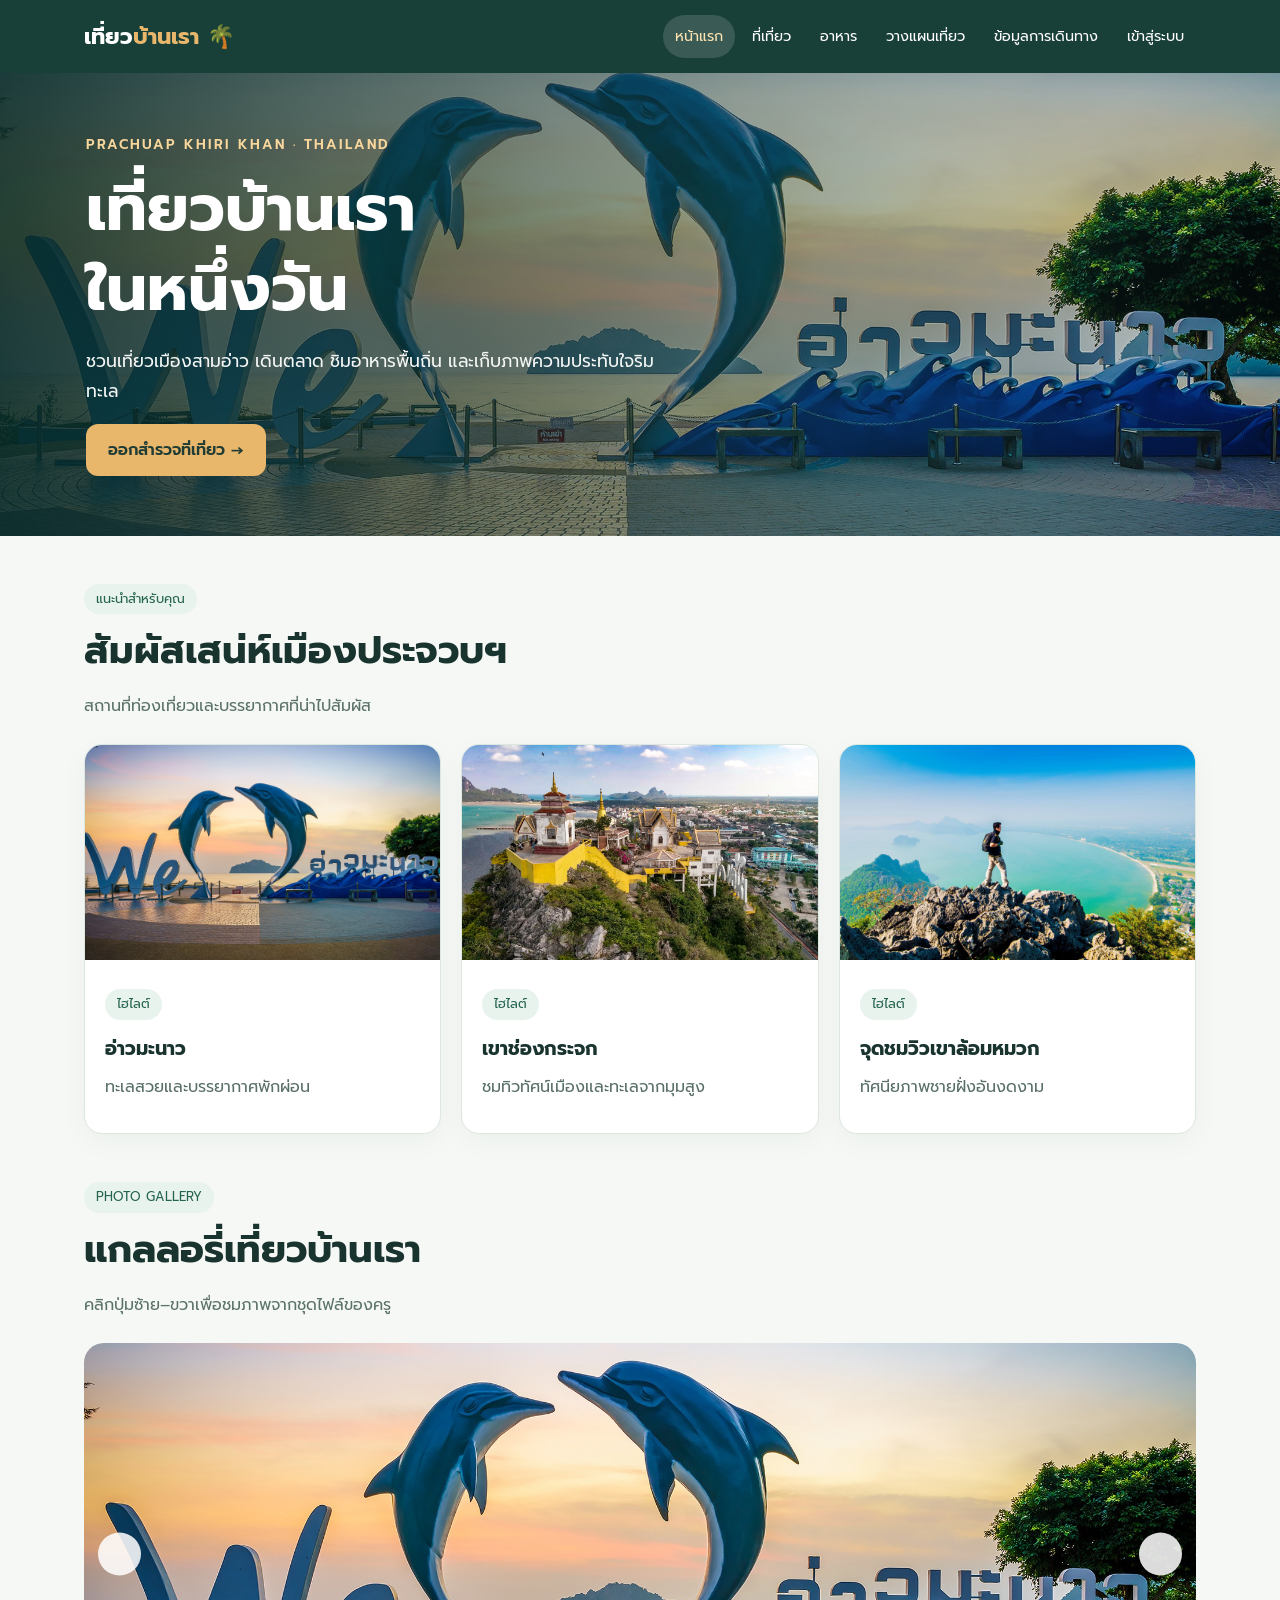
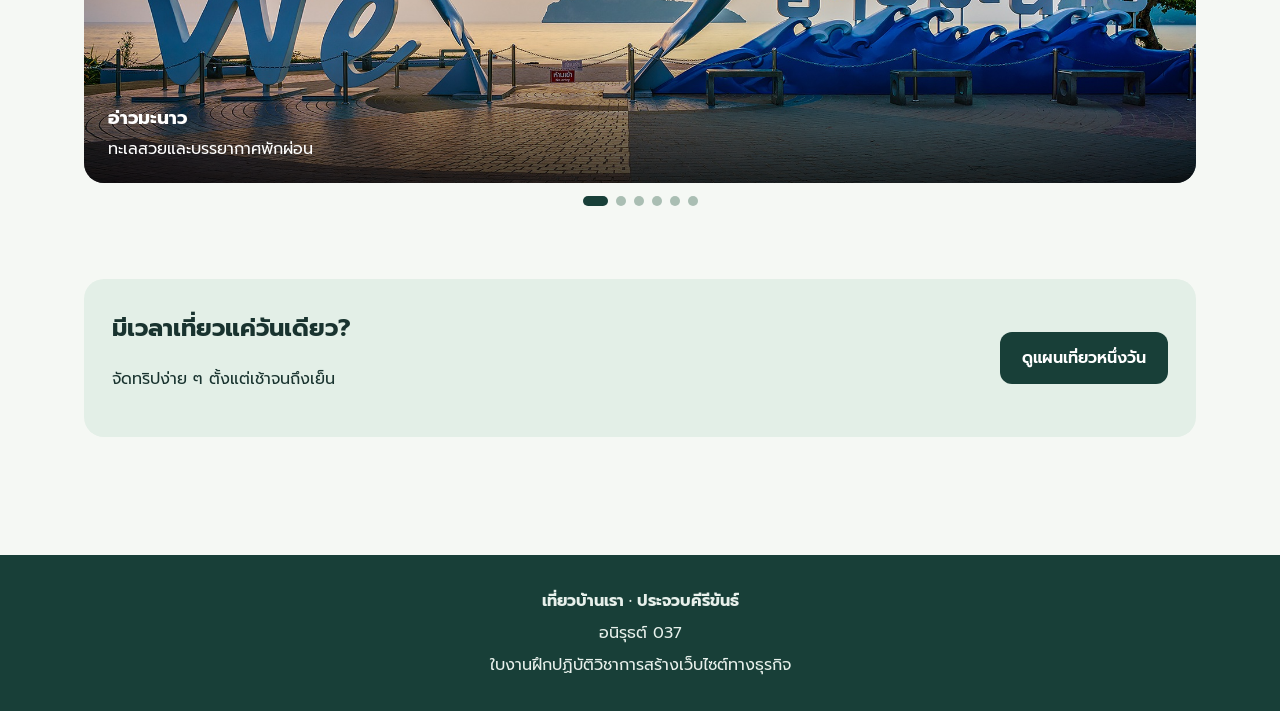
<file: index.html>
<!doctype html>
<html lang="th">
<head>
<meta charset="utf-8">
<meta name="viewport" content="width=device-width, initial-scale=1">
<meta name="description" content="เที่ยวบ้านเรา แนะนำที่เที่ยว อาหาร และแผนเดินทางในจังหวัดประจวบคีรีขันธ์">
<title>หน้าแรก | เที่ยวบ้านเรา</title>
<link rel="stylesheet" href="style.css">
</head><body><header><div class="head">
<a class="logo" href="index.html">เที่ยว<span>บ้านเรา</span> 🌴</a>
<nav aria-label="เมนูหลัก"><a href="index.html" aria-current="page">หน้าแรก</a>
<a href="places.html">ที่เที่ยว</a><a href="food.html">อาหาร</a>
<a href="plan.html">วางแผนเที่ยว</a><a href="travel.html">ข้อมูลการเดินทาง</a>
<a href="login.html">เข้าสู่ระบบ</a></nav></div></header><section class="hero">
<div class="hero-inner">
<div class="eyebrow">PRACHUAP KHIRI KHAN · THAILAND</div>
<h1>เที่ยวบ้านเรา<br>ในหนึ่งวัน</h1>
<p>ชวนเที่ยวเมืองสามอ่าว เดินตลาด ชิมอาหารพื้นถิ่น และเก็บภาพความประทับใจริมทะเล</p>
<a class="btn gold" href="places.html">ออกสำรวจที่เที่ยว →</a>
</div>
</section>
<main class="wrap">
<section class="section-head">
<span class="pill">แนะนำสำหรับคุณ</span>
<h2>สัมผัสเสน่ห์เมืองประจวบฯ</h2>
<p class="muted">สถานที่ท่องเที่ยวและบรรยากาศที่น่าไปสัมผัส</p>
</section><div class="grid"><article class="card">
<img src="images/aomanow.jpg" alt="อ่าวมะนาว" loading="lazy">
<div class="card-body">
<span class="pill">ไฮไลต์</span>
<h2>อ่าวมะนาว</h2>
<p>ทะเลสวยและบรรยากาศพักผ่อน</p>
</div>
</article>
<article class="card">
<img src="images/Kaow.jpg" alt="เขาช่องกระจก" loading="lazy"><div class="card-body">
<span class="pill">ไฮไลต์</span>
<h2>เขาช่องกระจก</h2>
<p>ชมทิวทัศน์เมืองและทะเลจากมุมสูง</p>
</div>
</article>
<article class="card">
<img src="images/KLM.jpg" alt="จุดชมวิวเขาล้อมหมวก" loading="lazy"><div class="card-body">
<span class="pill">ไฮไลต์</span>
<h2>จุดชมวิวเขาล้อมหมวก</h2>
<p>ทัศนียภาพชายฝั่งอันงดงาม</p>
</div>
</article>
</div>
<section class="wrap" style="padding-left:0;padding-right:0">
<div class="section-head">
<span class="pill">PHOTO GALLERY</span>
<h2>แกลลอรี่เที่ยวบ้านเรา</h2>
<p class="muted">คลิกปุ่มซ้าย–ขวาเพื่อชมภาพจากชุดไฟล์ของครู</p>
</div><div class="gallery" aria-label="แกลลอรี่รูปภาพ">
<img id="slide-photo" src="images/aomanow.jpg" alt="อ่าวมะนาว">
<div class="shade">
<h3 id="slide-title">อ่าวมะนาว</h3>
<div id="slide-desc">ทะเลสวยและบรรยากาศพักผ่อน</div>
</div><button id="prev" class="prev" aria-label="ภาพก่อนหน้า">
</button><button id="next" class="next" aria-label="ภาพถัดไป">
</button>
</div><div class="dots" id="gallery-dots" aria-label="เลือกภาพ">
</div></section><div class="banner">
<div><h2>มีเวลาเที่ยวแค่วันเดียว?</h2>
<p>จัดทริปง่าย ๆ ตั้งแต่เช้าจนถึงเย็น</p>
</div>
<a class="btn" href="plan.html">ดูแผนเที่ยวหนึ่งวัน</a>
</div>
</main>
<footer><p><strong>เที่ยวบ้านเรา · ประจวบคีรีขันธ์</strong></p>
<p>อนิรุธต์ 037</p><p>ใบงานฝึกปฏิบัติวิชาการสร้างเว็บไซต์ทางธุรกิจ</p>
</footer><script>const slides=[{src:'images/aomanow.jpg',title:'อ่าวมะนาว',desc:'ทะเลสวยและบรรยากาศพักผ่อน'},{src:'images/Kaow.jpg',title:'เขาช่องกระจก',desc:'ชมทิวทัศน์เมืองและทะเลจากมุมสูง'},{src:'images/KLM.jpg',title:'จุดชมวิวเขาล้อมหมวก',desc:'ทัศนียภาพชายฝั่งอันงดงาม'},{src:'images/lukmuang.jpg',title:'ศาลหลักเมือง',desc:'สถานที่สำคัญคู่เมืองประจวบคีรีขันธ์'},{src:'images/market1.jpg',title:'ตลาดและของฝาก',desc:'เลือกซื้อสินค้าพื้นถิ่น'},{src:'images/sapanpla.jpg',title:'สะพานสราญวิถี',desc:'เดินเล่นริมทะเลช่วงเย็น'}];let current=0;const photo=document.getElementById('slide-photo'),title=document.getElementById('slide-title'),desc=document.getElementById('slide-desc'),dots=document.getElementById('gallery-dots');function show(n){current=(n+slides.length)%slides.length;const s=slides[current];photo.src=s.src;photo.alt=s.title;title.textContent=s.title;desc.textContent=s.desc;dots.innerHTML='';slides.forEach((_,i)=>{const b=document.createElement('button');b.type='button';b.setAttribute('aria-label','แสดงภาพที่ '+(i+1));b.className=i===current?'active':'';b.addEventListener('click',()=>show(i));dots.appendChild(b)})}document.getElementById('prev').addEventListener('click',()=>show(current-1));document.getElementById('next').addEventListener('click',()=>show(current+1));show(0);
</script>
</body>
</html>
</file>
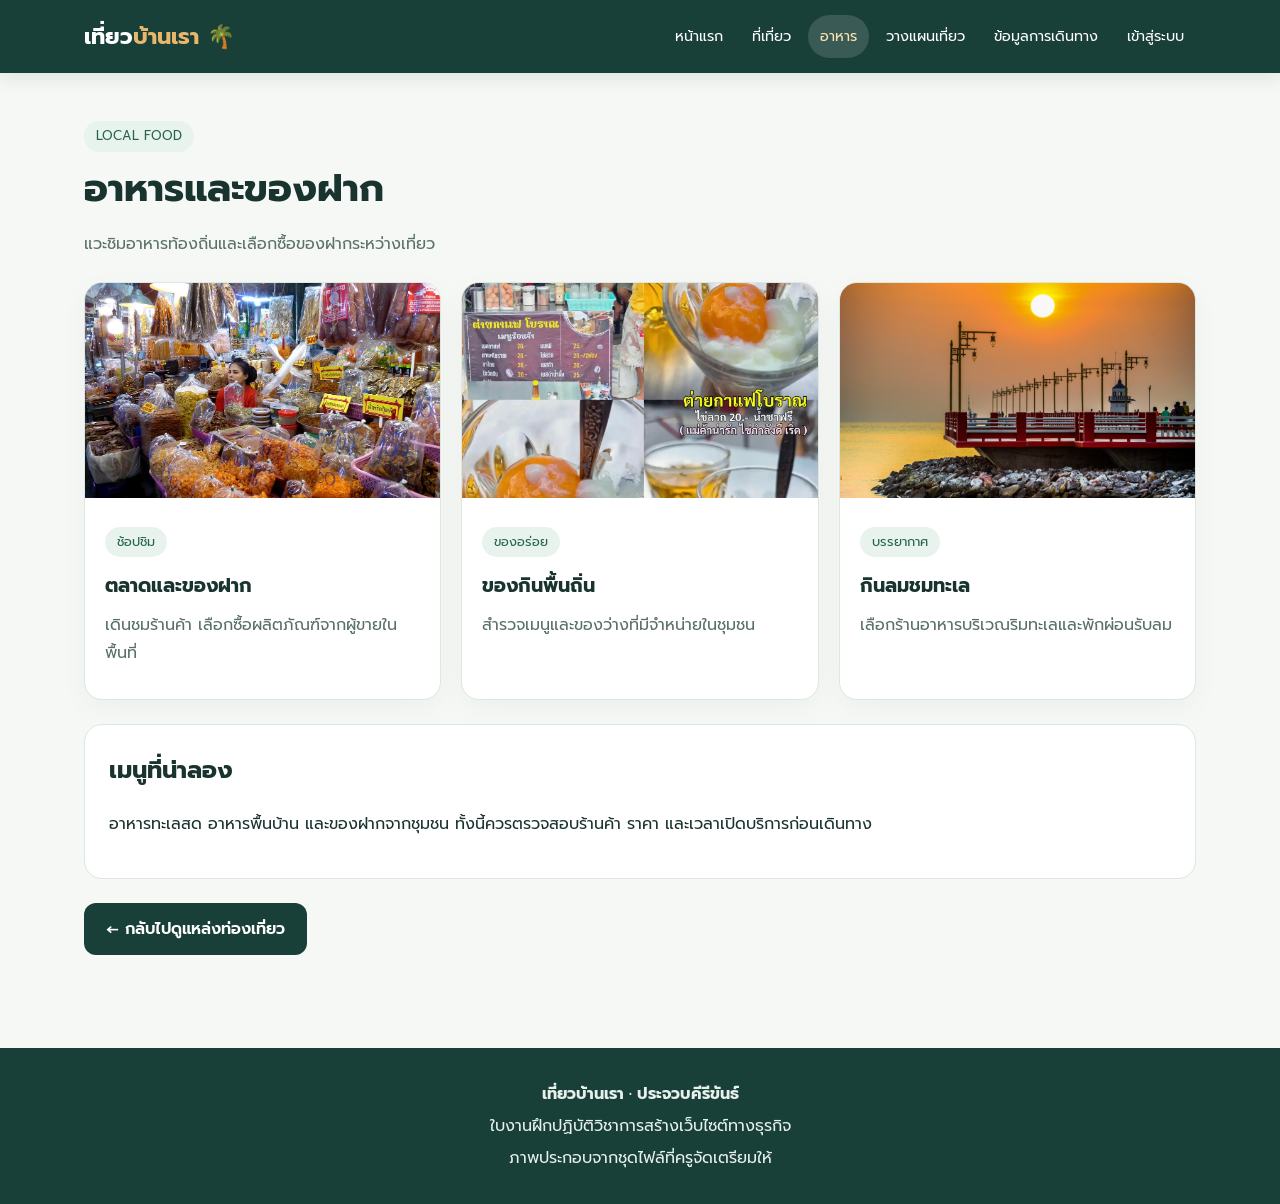
<file: food.html>
<!doctype html>
<html lang="th">
<head>
<meta charset="utf-8">
<meta name="viewport" content="width=device-width, initial-scale=1">
<meta name="description" content="เที่ยวบ้านเรา แนะนำที่เที่ยว อาหาร และแผนเดินทางในจังหวัดประจวบคีรีขันธ์">
<title>อาหาร | เที่ยวบ้านเรา</title>
<link rel="stylesheet" href="style.css">
</head>
<body>
<header>
<div class="head">
<a class="logo" href="index.html">เที่ยว<span>บ้านเรา</span> 🌴</a>
<nav aria-label="เมนูหลัก">
<a href="index.html">หน้าแรก</a>
<a href="places.html">ที่เที่ยว</a>
<a href="food.html" aria-current="page">อาหาร</a>
<a href="plan.html">วางแผนเที่ยว</a>
<a href="travel.html">ข้อมูลการเดินทาง</a>
<a href="login.html">เข้าสู่ระบบ</a>
</nav>
</div>
</header>
<main class="wrap">
<div class="section-head">
<span class="pill">LOCAL FOOD</span>
<h1>อาหารและของฝาก</h1>
<p class="muted">แวะชิมอาหารท้องถิ่นและเลือกซื้อของฝากระหว่างเที่ยว</p>
</div>
<div class="grid">
<article class="card">
<img src="images/market1.jpg" alt="ตลาดและของฝาก" loading="lazy">
<div class="card-body">
<span class="pill">ช้อปชิม</span>
<h2>ตลาดและของฝาก</h2>
<p>เดินชมร้านค้า เลือกซื้อผลิตภัณฑ์จากผู้ขายในพื้นที่</p>
</div>
</article>
<article class="card">
<img src="images/pic2.png" alt="ของกินพื้นถิ่น" loading="lazy">
<div class="card-body">
<span class="pill">ของอร่อย</span>
<h2>ของกินพื้นถิ่น</h2>
<p>สำรวจเมนูและของว่างที่มีจำหน่ายในชุมชน</p>
</div>
</article>
<article class="card">
<img src="images/sapanpla.jpg" alt="กินลมชมทะเล" loading="lazy">
<div class="card-body">
<span class="pill">บรรยากาศ</span>
<h2>กินลมชมทะเล</h2>
<p>เลือกร้านอาหารบริเวณริมทะเลและพักผ่อนรับลม</p>
</div>
</article>
</div>
<div class="info" style="margin-top:24px">
<h2>เมนูที่น่าลอง</h2>
<p>อาหารทะเลสด อาหารพื้นบ้าน และของฝากจากชุมชน ทั้งนี้ควรตรวจสอบร้านค้า ราคา และเวลาเปิดบริการก่อนเดินทาง</p>
</div>
<a class="btn back" href="places.html">← กลับไปดูแหล่งท่องเที่ยว</a>
</main>
<footer>
<p><strong>เที่ยวบ้านเรา · ประจวบคีรีขันธ์</strong></p>
<p>ใบงานฝึกปฏิบัติวิชาการสร้างเว็บไซต์ทางธุรกิจ</p>
<p>ภาพประกอบจากชุดไฟล์ที่ครูจัดเตรียมให้</p>
</footer>
</body>
</html>
</file>
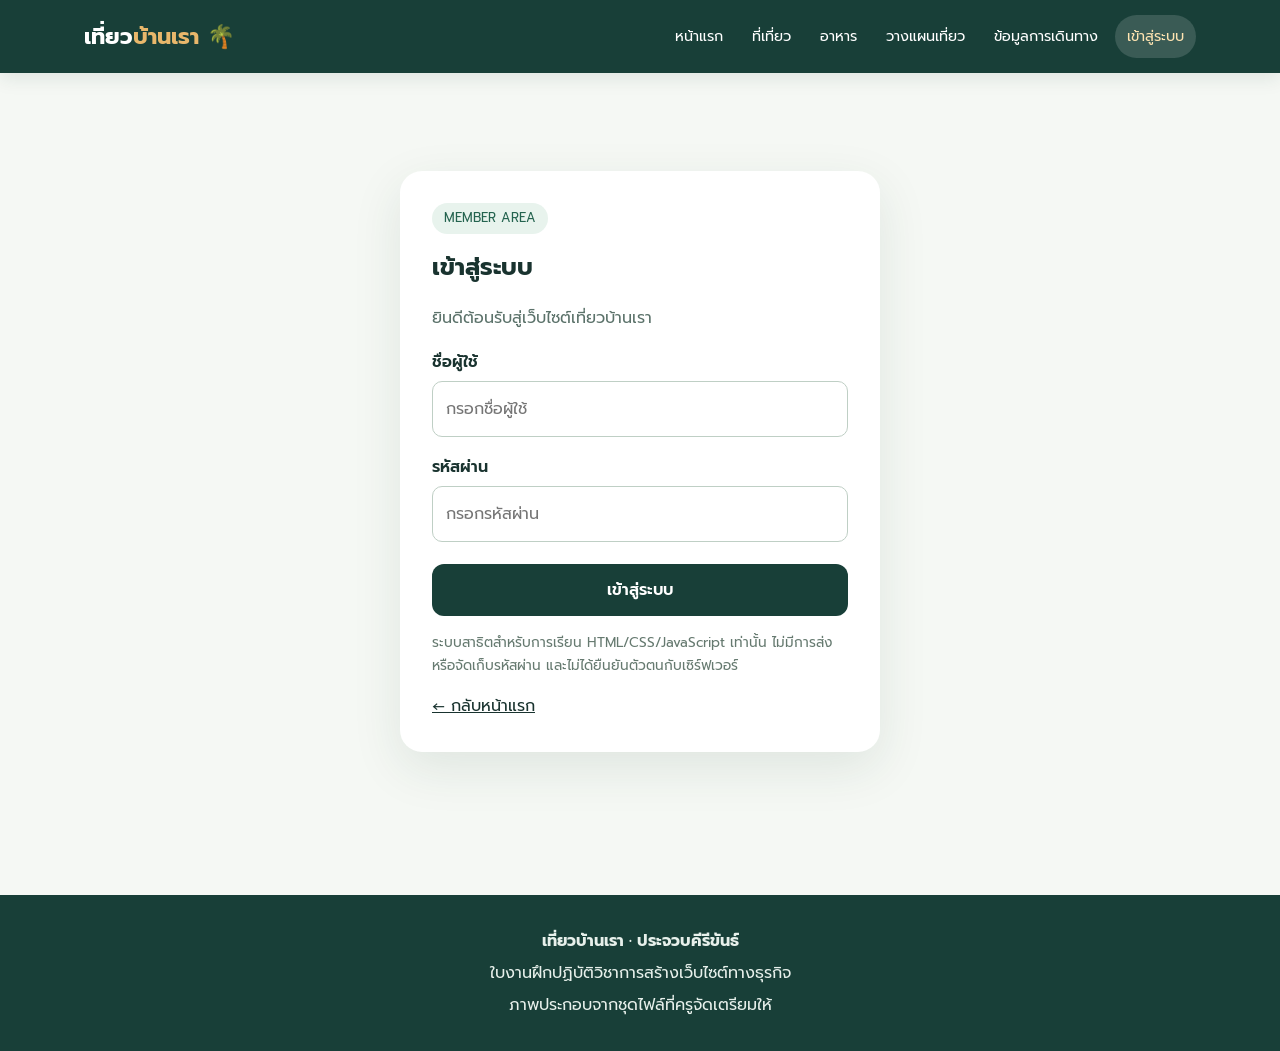
<file: login.html>
<!doctype html>
<html lang="th">
<head>
<meta charset="utf-8">
<meta name="viewport" content="width=device-width, initial-scale=1">
<meta name="description" content="เที่ยวบ้านเรา แนะนำที่เที่ยว อาหาร และแผนเดินทางในจังหวัดประจวบคีรีขันธ์">
<title>เข้าสู่ระบบ | เที่ยวบ้านเรา</title>
<link rel="stylesheet" href="style.css"></head><body><header><div class="head">
<a class="logo" href="index.html">เที่ยว<span>บ้านเรา</span> 🌴</a>
<nav aria-label="เมนูหลัก"><a href="index.html">หน้าแรก</a>
<a href="places.html">ที่เที่ยว</a><a href="food.html">อาหาร</a>
<a href="plan.html">วางแผนเที่ยว</a><a href="travel.html">ข้อมูลการเดินทาง</a>
<a href="login.html" aria-current="page">เข้าสู่ระบบ</a>
</nav>
</div>
</header>
<main class="wrap">
<section class="formbox">
<span class="pill">MEMBER AREA</span>
<h1>เข้าสู่ระบบ</h1>
<p class="muted">ยินดีต้อนรับสู่เว็บไซต์เที่ยวบ้านเรา</p>
<form id="login-form"><label class="field" for="username">ชื่อผู้ใช้</label>
<input id="username" name="username" autocomplete="username" placeholder="กรอกชื่อผู้ใช้" required minlength="3">
<label class="field" for="password">รหัสผ่าน</label><input id="password" name="password" type="password" autocomplete="current-password" placeholder="กรอกรหัสผ่าน" required minlength="4"><button class="btn" type="submit">เข้าสู่ระบบ</button>
<div id="feedback" class="feedback" role="status" aria-live="polite">
</div>
</form>
<p class="notice">ระบบสาธิตสำหรับการเรียน HTML/CSS/JavaScript เท่านั้น ไม่มีการส่งหรือจัดเก็บรหัสผ่าน และไม่ได้ยืนยันตัวตนกับเซิร์ฟเวอร์</p>
<a href="index.html">← กลับหน้าแรก</a>
</section>
</main>
<footer>
<p><strong>เที่ยวบ้านเรา · ประจวบคีรีขันธ์</strong></p><p>ใบงานฝึกปฏิบัติวิชาการสร้างเว็บไซต์ทางธุรกิจ</p><p>ภาพประกอบจากชุดไฟล์ที่ครูจัดเตรียมให้</p>
</footer>
<script>document.getElementById('login-form').addEventListener('submit',function(e){e.preventDefault();const name=document.getElementById('username').value.trim();const pass=document.getElementById('password').value;const out=document.getElementById('feedback');if(name.length<3||pass.length<4){out.textContent='กรุณากรอกชื่อผู้ใช้อย่างน้อย 3 ตัวอักษร และรหัสผ่านอย่างน้อย 4 ตัวอักษร';out.className='feedback error';return;}out.textContent='ทดลองส่งแบบฟอร์มสำเร็จ (โหมดสาธิต — ยังไม่ได้เข้าสู่ระบบจริง)';out.className='feedback ok';document.getElementById('password').value='';});
</script>
</body>
</html>
</file>
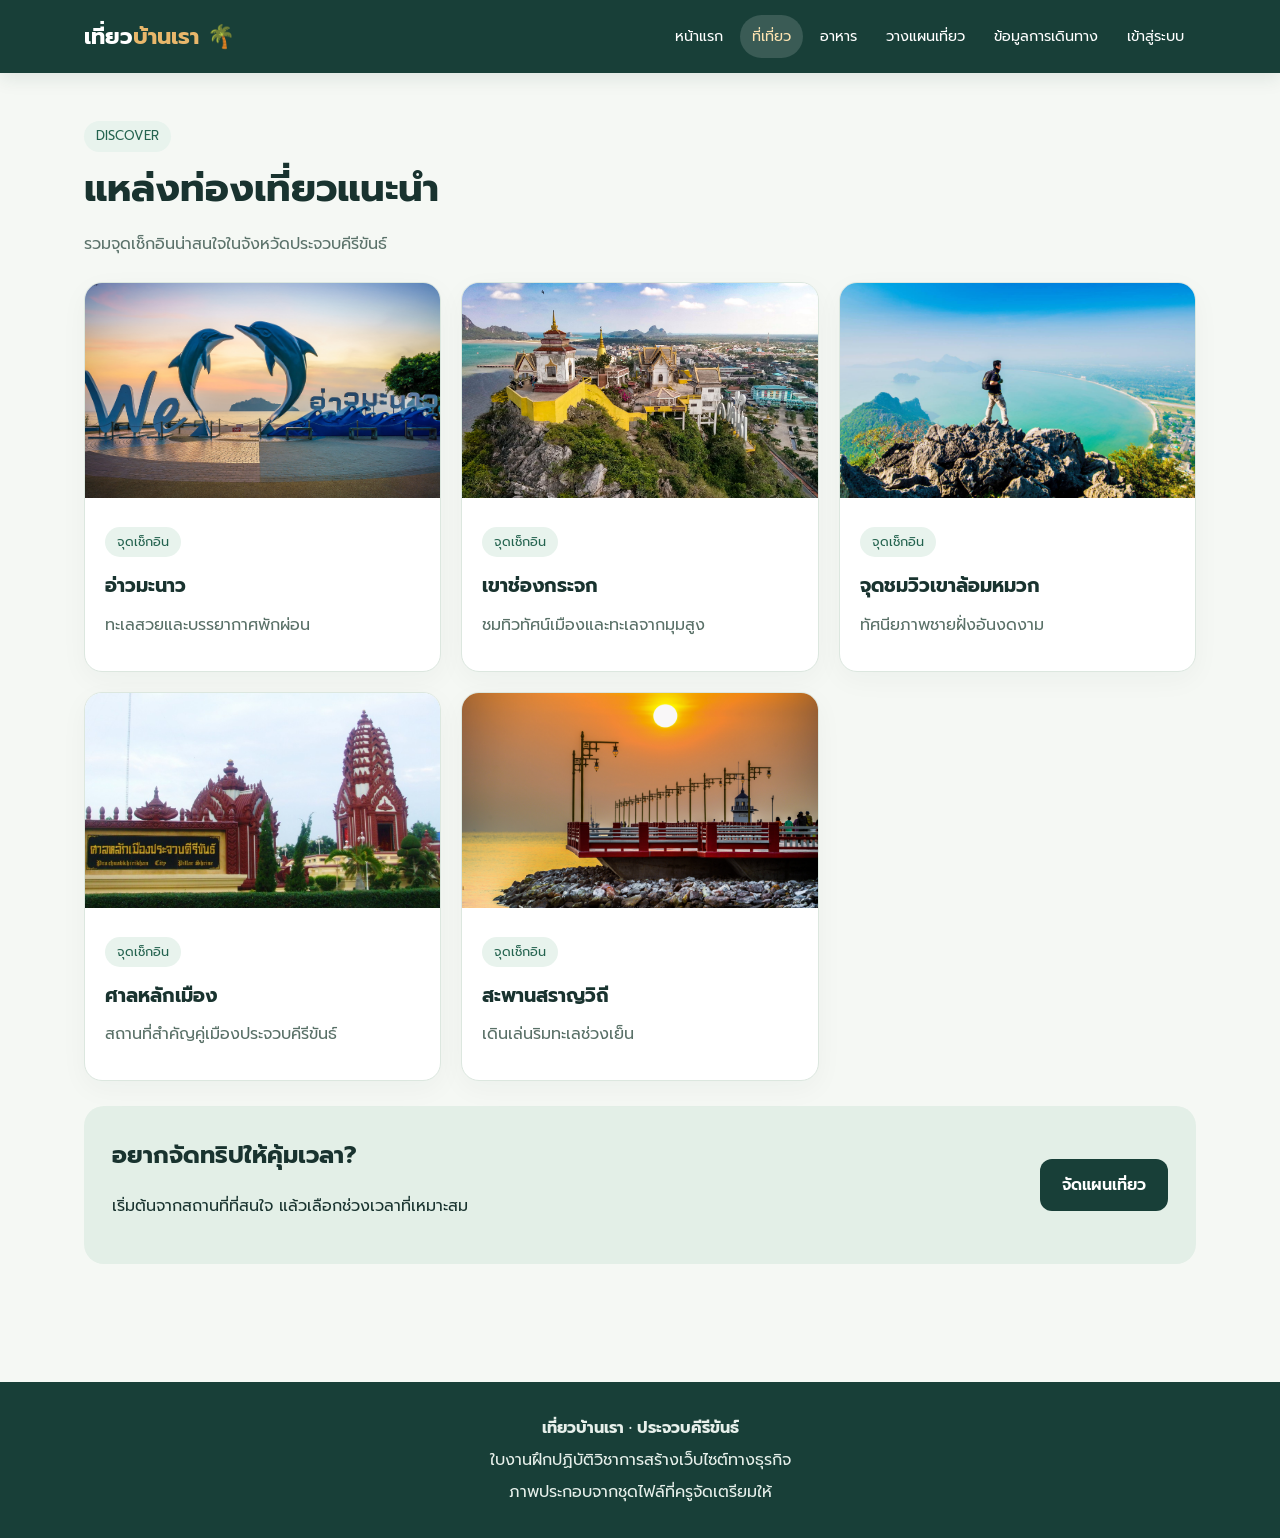
<file: places.html>
<!doctype html>
<html lang="th">
<head>
<meta charset="utf-8">
<meta name="viewport" content="width=device-width, initial-scale=1">
<meta name="description" content="เที่ยวบ้านเรา แนะนำที่เที่ยว อาหาร และแผนเดินทางในจังหวัดประจวบคีรีขันธ์"><title>ที่เที่ยว | เที่ยวบ้านเรา</title><link rel="stylesheet" href="style.css"></head><body><header><div class="head">
<a class="logo" href="index.html">เที่ยว<span>บ้านเรา</span> 🌴</a>
<nav aria-label="เมนูหลัก">
<a href="index.html">หน้าแรก</a><a href="places.html" aria-current="page">ที่เที่ยว</a>
<a href="food.html">อาหาร</a>
<a href="plan.html">วางแผนเที่ยว</a>
<a href="travel.html">ข้อมูลการเดินทาง</a>
<a href="login.html">เข้าสู่ระบบ</a>
</nav>
</div>
</header>
<main class="wrap"><div class="section-head"><span class="pill">DISCOVER</span>
<h1>แหล่งท่องเที่ยวแนะนำ</h1>
<p class="muted">รวมจุดเช็กอินน่าสนใจในจังหวัดประจวบคีรีขันธ์</p>
</div>
<div class="grid">
<article class="card">
<img src="images/aomanow.jpg" alt="อ่าวมะนาว" loading="lazy">
<div class="card-body"><span class="pill">จุดเช็กอิน</span>
<h2>อ่าวมะนาว</h2>
<p>ทะเลสวยและบรรยากาศพักผ่อน</p>
</div>
</article>
<article class="card">
<img src="images/Kaow.jpg" alt="เขาช่องกระจก" loading="lazy">
<div class="card-body">
<span class="pill">จุดเช็กอิน</span>
<h2>เขาช่องกระจก</h2>
<p>ชมทิวทัศน์เมืองและทะเลจากมุมสูง</p>
</div>
</article>
<article class="card">
<img src="images/KLM.jpg" alt="จุดชมวิวเขาล้อมหมวก" loading="lazy">
<div class="card-body">
<span class="pill">จุดเช็กอิน</span>
<h2>จุดชมวิวเขาล้อมหมวก</h2>
<p>ทัศนียภาพชายฝั่งอันงดงาม</p>
</div>
</article>
<article class="card">
<img src="images/lukmuang.jpg" alt="ศาลหลักเมือง" loading="lazy">
<div class="card-body">
<span class="pill">จุดเช็กอิน</span>
<h2>ศาลหลักเมือง</h2>
<p>สถานที่สำคัญคู่เมืองประจวบคีรีขันธ์</p>
</div>
</article>
<article class="card">
<img src="images/sapanpla.jpg" alt="สะพานสราญวิถี" loading="lazy">
<div class="card-body">
<span class="pill">จุดเช็กอิน</span>
<h2>สะพานสราญวิถี</h2>
<p>เดินเล่นริมทะเลช่วงเย็น</p>
</div>
</article>
</div>
<div class="banner">
<div>
<h2>อยากจัดทริปให้คุ้มเวลา?</h2>
<p>เริ่มต้นจากสถานที่ที่สนใจ แล้วเลือกช่วงเวลาที่เหมาะสม</p>
</div>
<a class="btn" href="plan.html">จัดแผนเที่ยว</a>
</div>
</main>
<footer>
<p>
<strong>เที่ยวบ้านเรา · ประจวบคีรีขันธ์</strong>
</p>
<p>ใบงานฝึกปฏิบัติวิชาการสร้างเว็บไซต์ทางธุรกิจ</p>
<p>ภาพประกอบจากชุดไฟล์ที่ครูจัดเตรียมให้</p>
</footer>
</body>
</html>
</file>
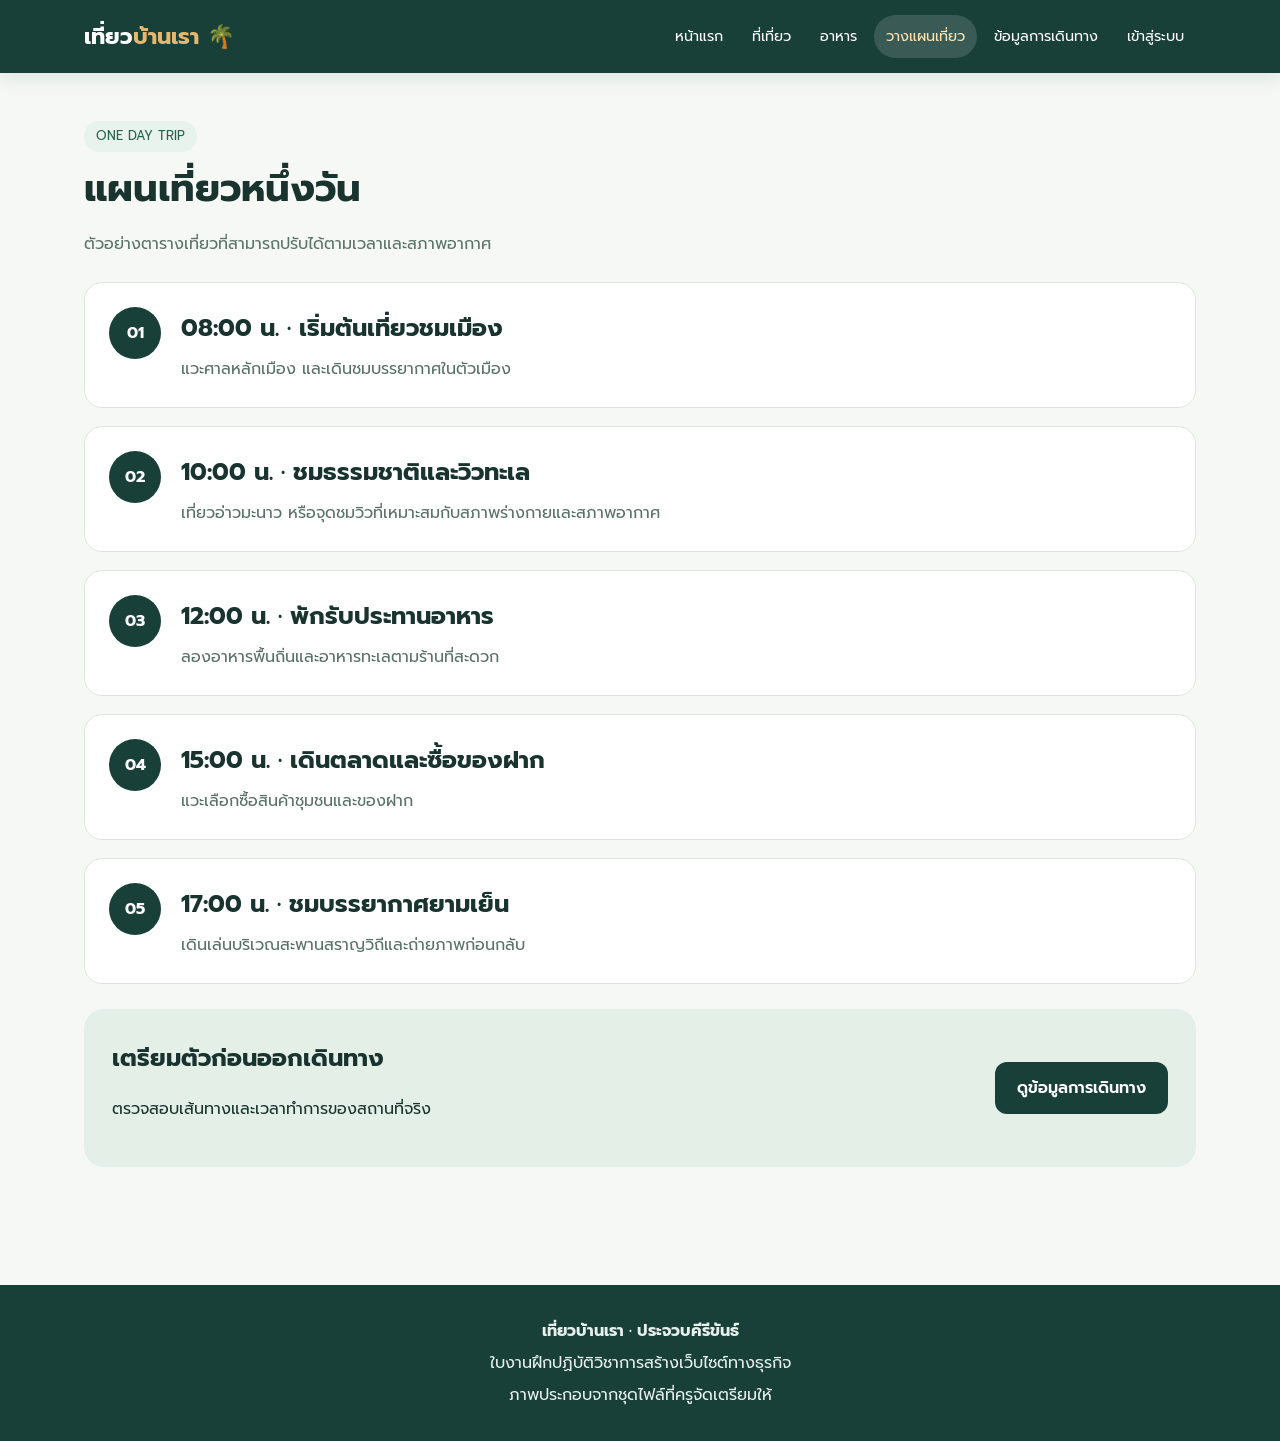
<file: plan.html>
<!doctype html>
<html lang="th">
<head><meta charset="utf-8">
<meta name="viewport" content="width=device-width, initial-scale=1">
<meta name="description" content="เที่ยวบ้านเรา แนะนำที่เที่ยว อาหาร และแผนเดินทางในจังหวัดประจวบคีรีขันธ์">
<title>วางแผนเที่ยว | เที่ยวบ้านเรา</title>
<link rel="stylesheet" href="style.css">
</head>
<body>
<header>
<div class="head">
<a class="logo" href="index.html">เที่ยว<span>บ้านเรา</span> 🌴</a>
<nav aria-label="เมนูหลัก"><a href="index.html">หน้าแรก</a>
<a href="places.html">ที่เที่ยว</a><a href="food.html">อาหาร</a>
<a href="plan.html" aria-current="page">วางแผนเที่ยว</a><a href="travel.html">ข้อมูลการเดินทาง</a>
<a href="login.html">เข้าสู่ระบบ</a></nav></div></header><main class="wrap">
<div class="section-head">
<span class="pill">ONE DAY TRIP</span>
<h1>แผนเที่ยวหนึ่งวัน</h1>
<p class="muted">ตัวอย่างตารางเที่ยวที่สามารถปรับได้ตามเวลาและสภาพอากาศ</p>
</div>
<div class="timeline">
<div class="step">
<span class="num">01</span>
<div>
<h2>08:00 น. · เริ่มต้นเที่ยวชมเมือง</h2>
<p>แวะศาลหลักเมือง และเดินชมบรรยากาศในตัวเมือง</p>
</div>
</div>
<div class="step">
<span class="num">02</span>
<div><h2>10:00 น. · ชมธรรมชาติและวิวทะเล</h2>
<p>เที่ยวอ่าวมะนาว หรือจุดชมวิวที่เหมาะสมกับสภาพร่างกายและสภาพอากาศ</p>
</div>
</div>
<div class="step">
<span class="num">03</span>
<div>
<h2>12:00 น. · พักรับประทานอาหาร</h2>
<p>ลองอาหารพื้นถิ่นและอาหารทะเลตามร้านที่สะดวก</p>
</div>
</div>
<div class="step">
<span class="num">04</span>
<div>
<h2>15:00 น. · เดินตลาดและซื้อของฝาก</h2>
<p>แวะเลือกซื้อสินค้าชุมชนและของฝาก</p>
</div>
</div>
<div class="step">
<span class="num">05</span>
<div>
<h2>17:00 น. · ชมบรรยากาศยามเย็น</h2>
<p>เดินเล่นบริเวณสะพานสราญวิถีและถ่ายภาพก่อนกลับ</p>
</div>
</div>
</div>
<div class="banner">
<div>
<h2>เตรียมตัวก่อนออกเดินทาง</h2>
<p>ตรวจสอบเส้นทางและเวลาทำการของสถานที่จริง</p>
</div>
<a class="btn" href="travel.html">ดูข้อมูลการเดินทาง</a>
</div>
</main>
<footer>
<p><strong>เที่ยวบ้านเรา · ประจวบคีรีขันธ์</strong></p>
<p>ใบงานฝึกปฏิบัติวิชาการสร้างเว็บไซต์ทางธุรกิจ</p>
<p>ภาพประกอบจากชุดไฟล์ที่ครูจัดเตรียมให้</p>
</footer>
</body>
</html>
</file>
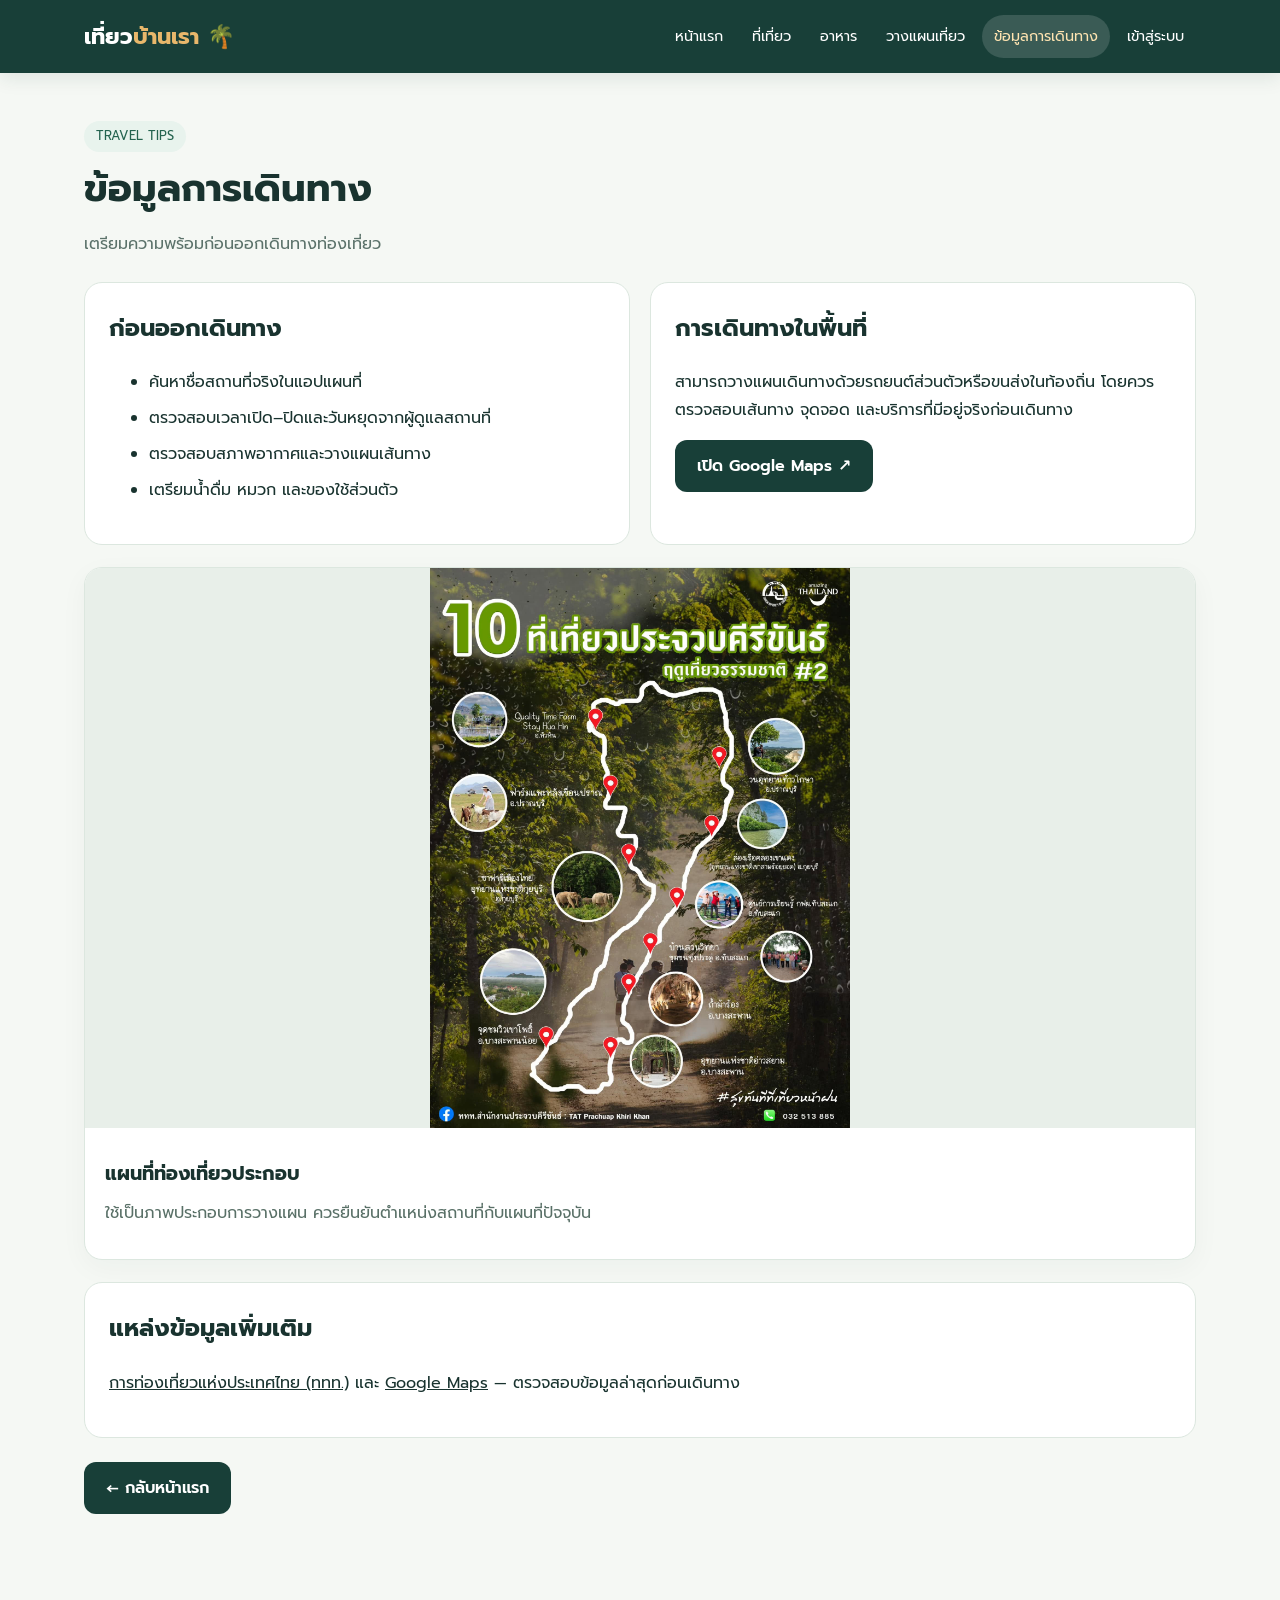
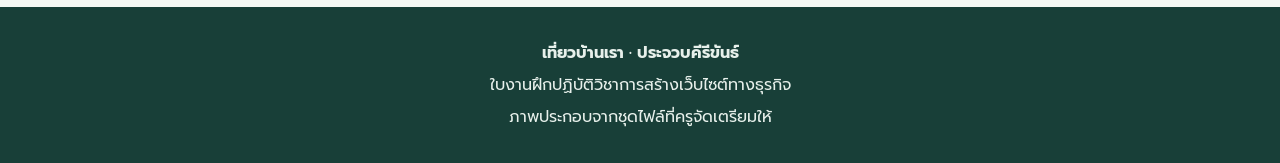
<file: travel.html>
<!doctype html>
<html lang="th">
<head>
<meta charset="utf-8">
<meta name="viewport" content="width=device-width, initial-scale=1">
<meta name="description" content="เที่ยวบ้านเรา แนะนำที่เที่ยว อาหาร และแผนเดินทางในจังหวัดประจวบคีรีขันธ์">
<title>ข้อมูลการเดินทาง | เที่ยวบ้านเรา</title>
<link rel="stylesheet" href="style.css">
</head><body>
<header>
<div class="head"><a class="logo" href="index.html">เที่ยว<span>บ้านเรา</span> 🌴</a>
<nav aria-label="เมนูหลัก">
<a href="index.html">หน้าแรก</a>
<a href="places.html">ที่เที่ยว</a>
<a href="food.html">อาหาร</a><a href="plan.html">วางแผนเที่ยว</a>
<a href="travel.html" aria-current="page">ข้อมูลการเดินทาง</a><a href="login.html">เข้าสู่ระบบ</a>
</nav>
</div>
</header>
<main class="wrap">
<div class="section-head">
<span class="pill">TRAVEL TIPS</span><h1>ข้อมูลการเดินทาง</h1>
<p class="muted">เตรียมความพร้อมก่อนออกเดินทางท่องเที่ยว</p>
</div>
<div class="two">
<section class="info">
<h2>ก่อนออกเดินทาง</h2>
<ul>
<li>ค้นหาชื่อสถานที่จริงในแอปแผนที่</li>
<li>ตรวจสอบเวลาเปิด–ปิดและวันหยุดจากผู้ดูแลสถานที่</li>
<li>ตรวจสอบสภาพอากาศและวางแผนเส้นทาง</li>
<li>เตรียมน้ำดื่ม หมวก และของใช้ส่วนตัว</li>
</ul></section><section class="info">
<h2>การเดินทางในพื้นที่</h2>
<p>สามารถวางแผนเดินทางด้วยรถยนต์ส่วนตัวหรือขนส่งในท้องถิ่น โดยควรตรวจสอบเส้นทาง จุดจอด และบริการที่มีอยู่จริงก่อนเดินทาง</p><a class="btn" href="https://www.google.com/maps/search/?api=1&query=%E0%B8%9B%E0%B8%A3%E0%B8%B0%E0%B8%88%E0%B8%A7%E0%B8%9A%E0%B8%84%E0%B8%B5%E0%B8%A3%E0%B8%B5%E0%B8%82%E0%B8%B1%E0%B8%99%E0%B8%98%E0%B9%8C" target="_blank" rel="noopener noreferrer">เปิด Google Maps ↗</a></section></div><section class="card" style="margin-top:22px"><img src="images/maptravel.jpg" alt="ภาพแผนที่ท่องเที่ยวจากไฟล์ที่ครูให้" style="width:100%;height:auto;max-height:560px;object-fit:contain;background:#e8efe9"><div class="card-body"><h2>แผนที่ท่องเที่ยวประกอบ</h2><p>ใช้เป็นภาพประกอบการวางแผน ควรยืนยันตำแหน่งสถานที่กับแผนที่ปัจจุบัน</p></div></section><div class="info" style="margin-top:22px"><h2>แหล่งข้อมูลเพิ่มเติม</h2><p><a href="https://www.tourismthailand.org/" target="_blank" rel="noopener noreferrer">การท่องเที่ยวแห่งประเทศไทย (ททท.)</a> และ <a href="https://www.google.com/maps" target="_blank" rel="noopener noreferrer">Google Maps</a> — ตรวจสอบข้อมูลล่าสุดก่อนเดินทาง</p>
</div>
<a class="btn back" href="index.html">← กลับหน้าแรก</a>
</main>
<footer>
<p><strong>เที่ยวบ้านเรา · ประจวบคีรีขันธ์</strong></p>
<p>ใบงานฝึกปฏิบัติวิชาการสร้างเว็บไซต์ทางธุรกิจ</p>
<p>ภาพประกอบจากชุดไฟล์ที่ครูจัดเตรียมให้</p>
</footer>
</body>
</html>
</file>
<file: style.css>
@import url('https://fonts.googleapis.com/css2?family=Prompt:wght@400;500;600;700&display=swap');
:root{--green:#183f38;--mint:#d8eee4;--cream:#f5f8f4;--gold:#e8b76b;--ink:#19332f}*{box-sizing:border-box}html{scroll-behavior:smooth}body{margin:0;background:var(--cream);color:var(--ink);font-family:Prompt,system-ui,sans-serif;line-height:1.75}a{color:inherit}header{background:var(--green);color:white;position:sticky;top:0;z-index:10;box-shadow:0 5px 18px #153e351a}.head{max-width:1160px;margin:auto;display:flex;align-items:center;justify-content:space-between;gap:20px;padding:15px 24px}.logo{font-size:1.4rem;font-weight:700;text-decoration:none;white-space:nowrap}.logo span{color:var(--gold)}nav{display:flex;flex-wrap:wrap;gap:5px}nav a{font-size:.9rem;text-decoration:none;padding:9px 12px;border-radius:24px}nav a:hover,nav a[aria-current=page]{background:#ffffff25;color:#ffe4b1}.hero{min-height:460px;display:flex;align-items:center;background:linear-gradient(90deg,#082e2cdd,#103a3977 55%,#103a3922),url('images/aomanow.jpg') center/cover;color:white}.hero-inner{max-width:1160px;width:100%;margin:auto;padding:60px 26px}.eyebrow{letter-spacing:2px;color:#f9d79c;font-size:.85rem;font-weight:600}.hero h1{font-size:clamp(2.3rem,5vw,4.2rem);line-height:1.25;margin:12px 0;max-width:680px}.hero p{max-width:590px;font-size:1.08rem;color:#f4f7f5}.btn{display:inline-block;background:var(--green);color:white;padding:12px 22px;border-radius:12px;text-decoration:none;border:0;font:inherit;font-weight:600;cursor:pointer}.btn:hover{background:#2c6659}.btn.gold{background:var(--gold);color:#203c34}.btn.gold:hover{background:#f5cb8c}.btn.outline{background:transparent;border:1px solid #a3bdb3;color:var(--ink)}.wrap{max-width:1160px;margin:auto;padding:48px 24px}.section-head{margin-bottom:24px}.section-head h1,.section-head h2{font-size:clamp(1.7rem,3vw,2.4rem);line-height:1.3;margin:0 0 10px}.muted{color:#5b726a}.grid{display:grid;grid-template-columns:repeat(3,minmax(0,1fr));gap:20px}.card{background:white;border:1px solid #dce7df;border-radius:18px;overflow:hidden;box-shadow:0 8px 28px #123a2b0a}.card-body{padding:20px}.card h2,.card h3{margin:0 0 8px;font-size:1.2rem}.card p{margin:0 0 12px;color:#597067}.card img{width:100%;height:215px;object-fit:cover}.pill{display:inline-block;border-radius:20px;background:#e8f3ed;color:#24634f;font-size:.8rem;padding:4px 12px;margin-bottom:12px}.banner{background:#e3efe7;border-radius:20px;padding:28px;margin:25px 0;display:flex;align-items:center;justify-content:space-between;gap:20px}.banner h2{margin:0}.gallery{position:relative;overflow:hidden;border-radius:20px;background:#163e37}.gallery img{width:100%;height:440px;object-fit:cover;display:block}.gallery .shade{position:absolute;bottom:0;left:0;right:0;background:linear-gradient(transparent,#000b);color:white;padding:65px 24px 20px}.gallery .shade h3{margin:0}.gallery button{position:absolute;top:48%;transform:translateY(-50%);border:0;border-radius:50%;background:#ffffffdb;width:43px;height:43px;font-size:1.5rem;cursor:pointer}.gallery .prev{left:14px}.gallery .next{right:14px}.dots{display:flex;justify-content:center;gap:8px;margin-top:13px}.dots button{border:0;border-radius:50%;width:10px;height:10px;background:#aabeb3;cursor:pointer;padding:0}.dots button.active{background:var(--green);width:25px;border-radius:12px}.timeline{display:grid;gap:18px}.step{display:flex;gap:20px;align-items:flex-start;background:white;padding:24px;border:1px solid #dce7df;border-radius:18px}.num{flex:0 0 52px;height:52px;display:grid;place-items:center;background:var(--green);color:white;border-radius:50%;font-weight:700}.step h2{margin:0}.step p{margin:6px 0 0;color:#597067}.two{display:grid;grid-template-columns:1fr 1fr;gap:20px}.info{background:white;border-radius:18px;padding:24px;border:1px solid #dce7df}.info h2{margin-top:0}.info li{margin-bottom:8px}.formbox{max-width:480px;margin:50px auto;background:white;padding:32px;border-radius:22px;box-shadow:0 16px 50px #1b46321a}.formbox h1{margin:0}.field{display:block;margin:16px 0 5px;font-weight:600}.formbox input{width:100%;padding:13px;border-radius:10px;border:1px solid #bfcfc5;font:inherit}.formbox button{width:100%;margin-top:22px}.notice{font-size:.85rem;color:#667a70}.feedback{margin-top:15px;font-weight:600}.feedback.error{color:#a43838}.feedback.ok{color:#226747}footer{background:var(--green);color:#e7f0eb;text-align:center;padding:28px 20px;margin-top:45px}footer p{margin:4px}.back{margin-top:24px}img{max-width:100%}@media(max-width:800px){.head{display:block}.logo{display:block;margin-bottom:8px}nav a{padding:7px 9px}.grid{grid-template-columns:repeat(2,minmax(0,1fr))}.gallery img{height:320px}.hero{min-height:400px}.two{grid-template-columns:1fr}}@media(max-width:540px){.grid{grid-template-columns:1fr}.banner{display:block}.banner .btn{margin-top:16px}.gallery img{height:260px}.wrap{padding:32px 17px}.formbox{margin:30px 15px;padding:22px}}
</file>
